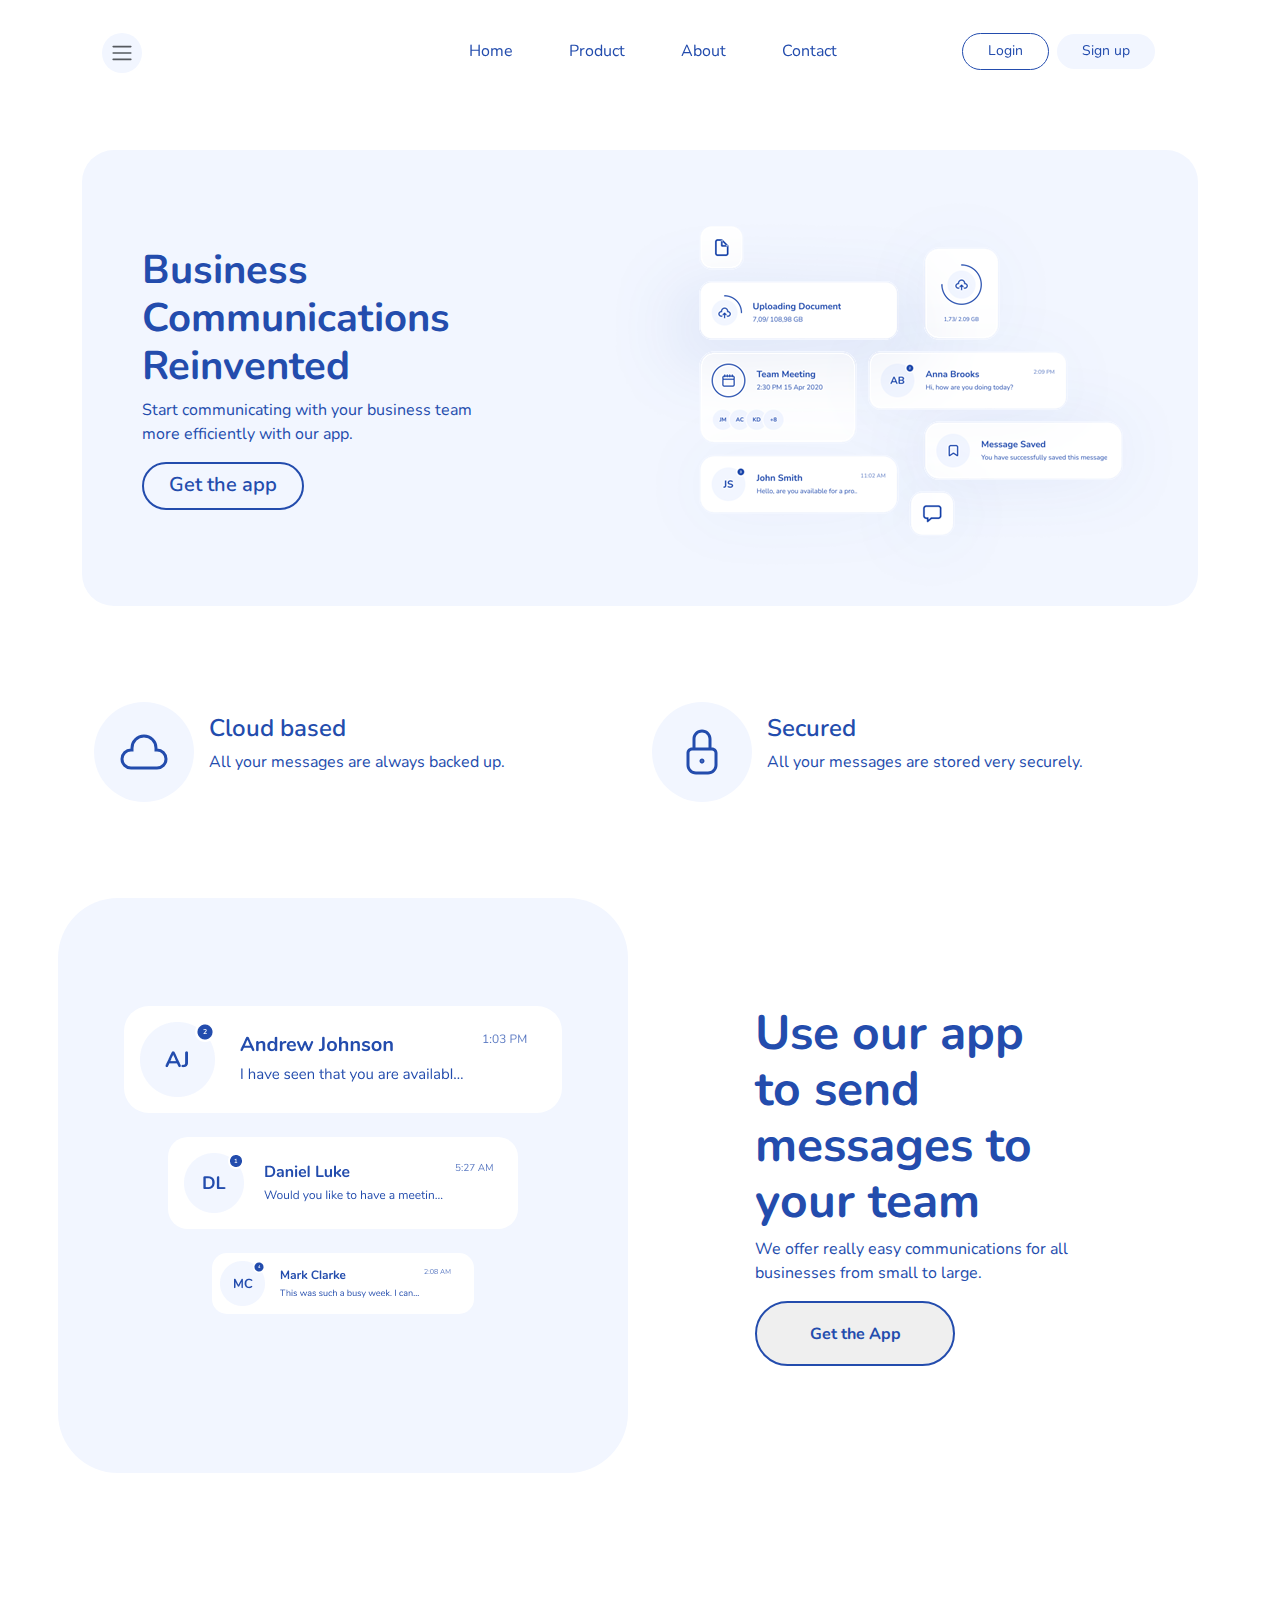
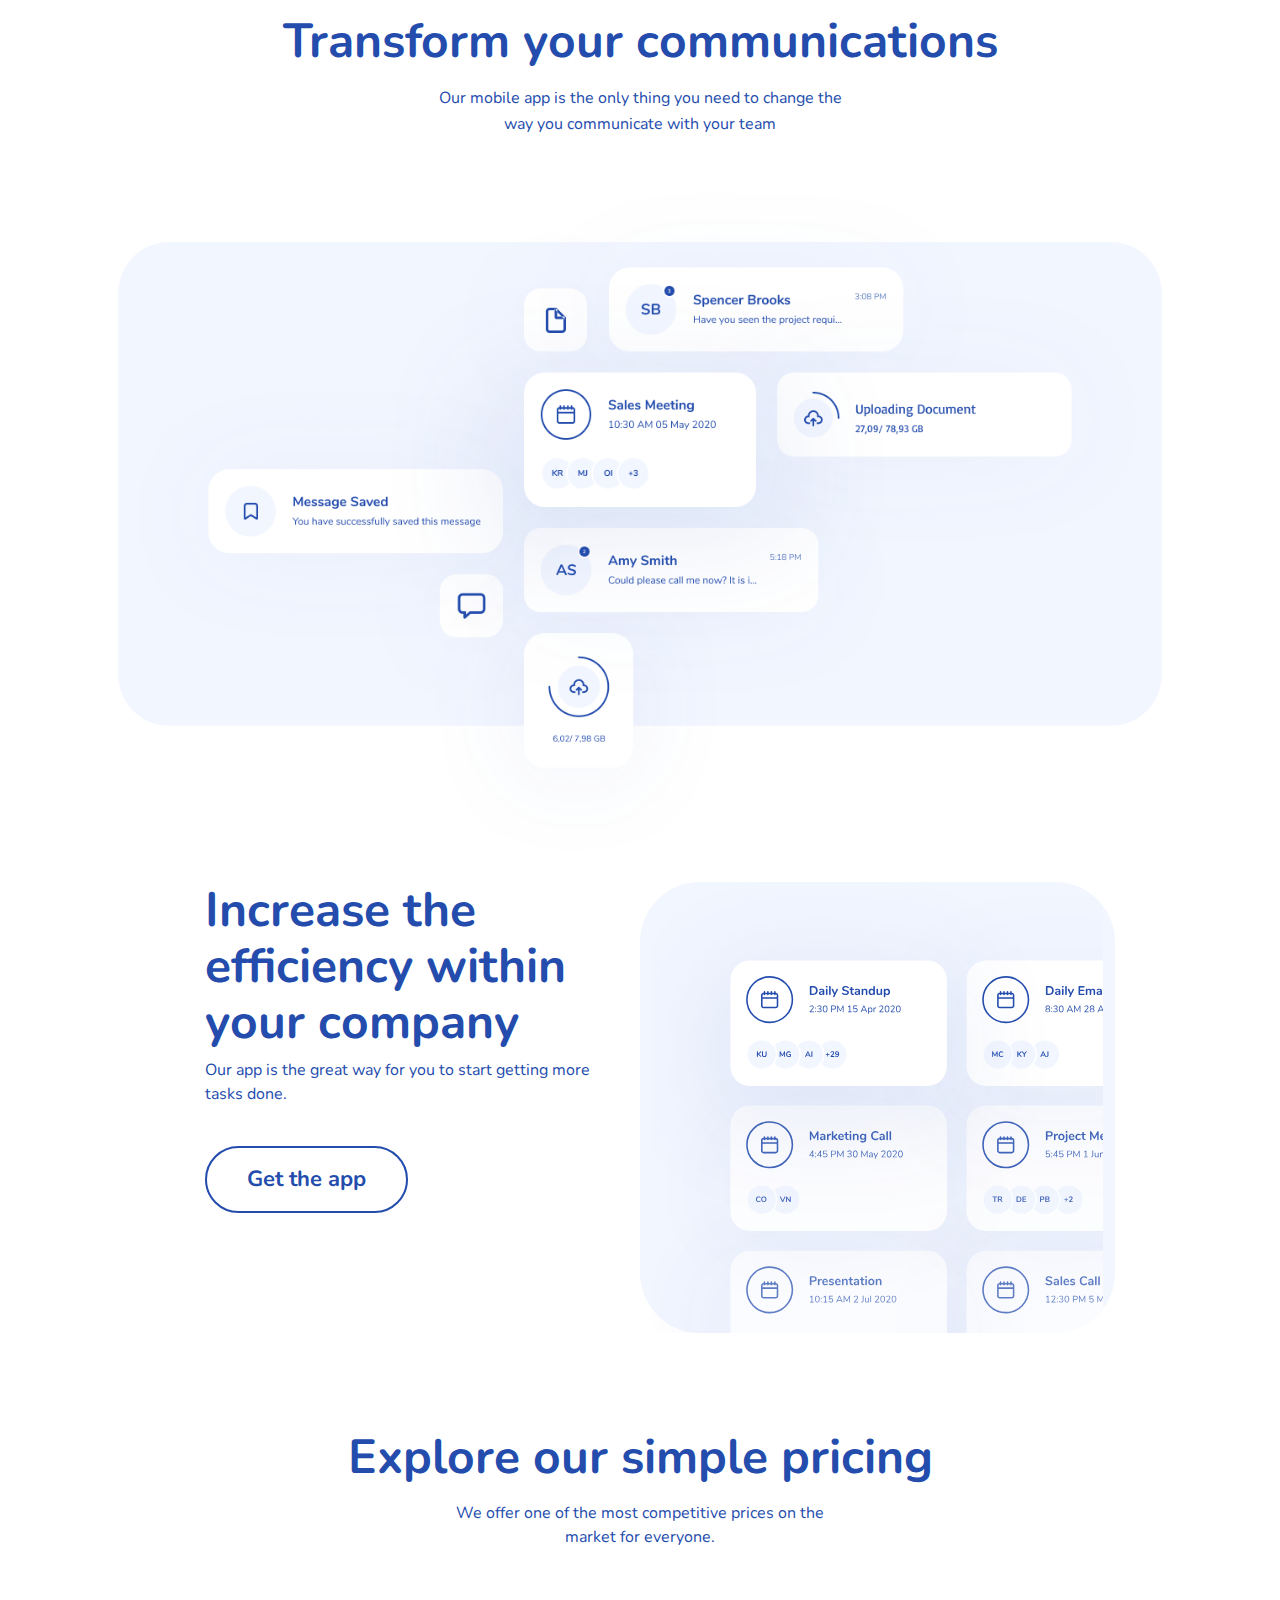
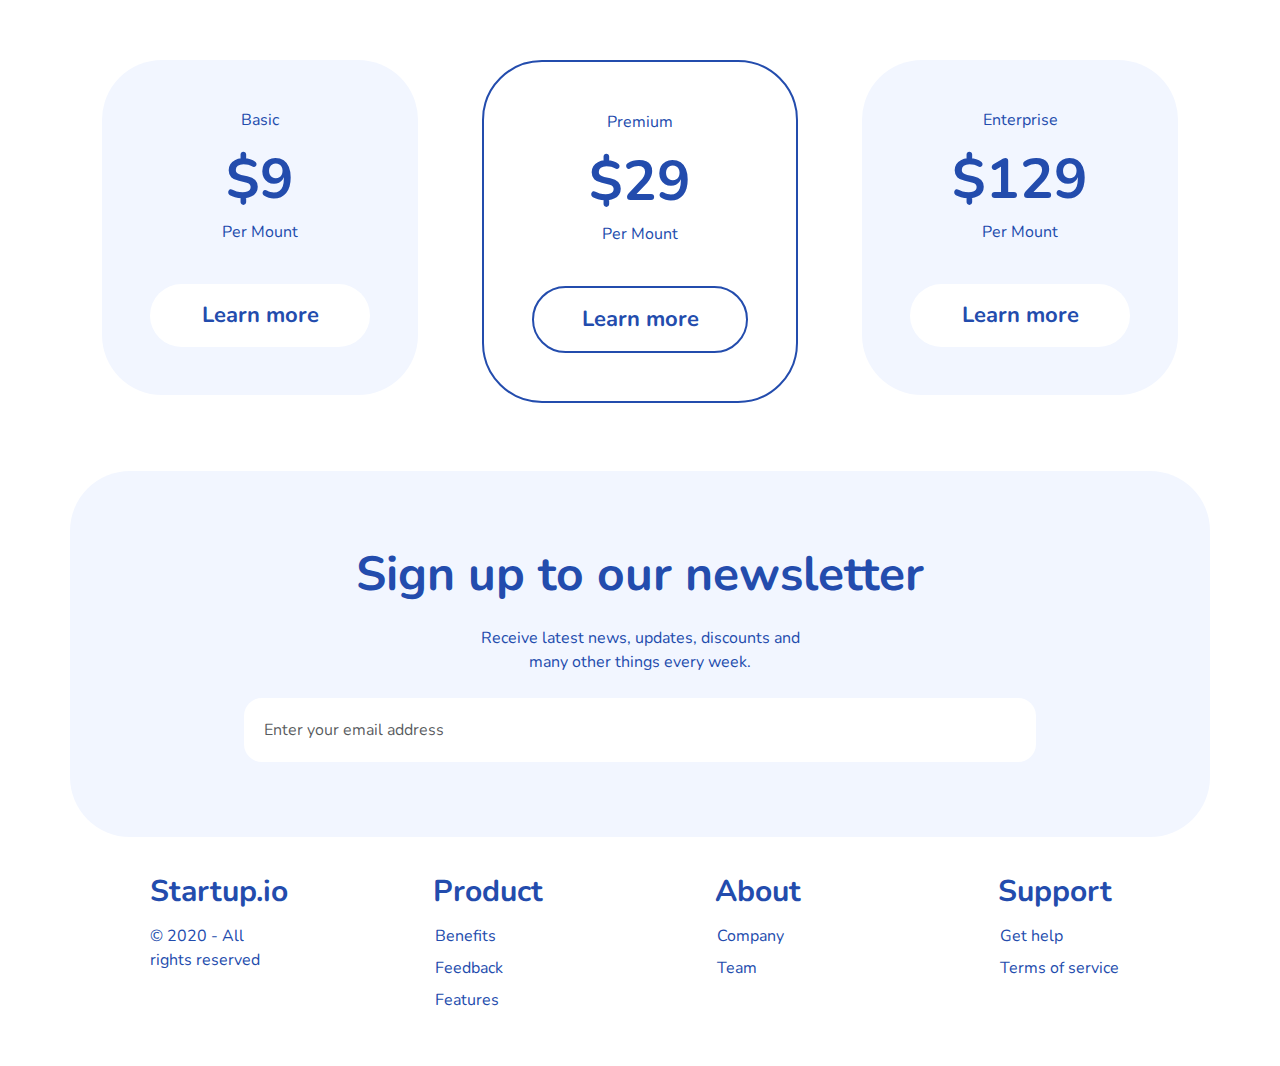
<file: index.html>
<!DOCTYPE html>
<html lang="en">
  <head>
    <meta charset="UTF-8" />
    <meta http-equiv="X-UA-Compatible" content="IE=edge" />
    <meta name="viewport" content="width=device-width, initial-scale=1.0" />
    <title>Final Project 2</title>
    <link rel="stylesheet" href="css/style.css" />
    <link rel="stylesheet" href="css/bootstrap.min.css" />
  </head>
  <body>
    <!-- section A  start-->
    <header class="container-fluid" id="scrool">
      <div class="container">
        <div
          class="navbar navbar-expand-lg d-flex align-items-center"
          aria-label="navbar"
        >
          <div class="col-4 pt-1">
            <button type="button" class="btn-menu collapse navbar-collapse">
              <span class="navbar-toggler-icon"></span>
            </button>
            <button
              class="btn-menu navbar-toggler"
              type="button"
              data-bs-toggle="collapse"
              data-bs-target="#navbar"
              aria-controls="navbar"
              aria-expanded="false"
              aria-label="Toggle navigation"
            >
              <span class="navbar-toggler-icon"></span>
            </button>
          </div>
          <div
            class="center-list col-4 text-center collapse navbar-collapse"
            id="navbar"
          >
            <ul class="menu-navbar navbar-nav me-auto mb-2 mb-md-0">
              <li class="nav-item">
                <a class="nav-link active" aria-current="page" href="#">Home</a>
              </li>
              <li class="nav-item">
                <a class="nav-link" href="#product">Product</a>
              </li>
              <li class="nav-item">
                <a class="nav-link" href="#about">About</a>
              </li>
              <li class="nav-item">
                <a class="nav-link" href="#contact">Contact</a>
              </li>
            </ul>

            <div
              class="col-4 d-flex justify-content-center align-items-center gap-2"
              id="button-log"
            >
              <button
                class="button btn btn-sm btn-outline-primary"
                id="but-login"
                href="#"
              >
                Login
              </button>
              <button
                class="button btn btn-sm btn-secondary"
                id="but-sign"
                href="#"
              >
                Sign up
              </button>
            </div>
          </div>
        </div>
      </div>
    </header>
    <div class="container">
      <div class="container-banner mt-5">
        <img class="float-end" src="asset/img/img1.png" alt="" />
        <div class="content-banner p-5 mb-4 bg-light rounded-5" id="div1">
          <div class="content container-fluid py-5">
            <h1 class="display-6 col-4 fw-bold">
              Business Communications Reinvented
            </h1>
            <p class="col-md-4 fs-6">
              Start communicating with your business team more efficiently with
              our app.
            </p>
            <button
              id="but-app"
              class="btn btn-outline-primary btn-lg fw-semibold border-2"
              type="button"
            >
              Get the app
            </button>
          </div>
        </div>

        <div class="container py-5 mt-5 mb-5">
          <div class="row">
            <div class="container-content col-12 col-lg-6 col-md-6 d-flex">
              <div class="icon-content">
                <svg
                  width="100"
                  height="100"
                  viewBox="0 0 100 100"
                  fill="none"
                  xmlns="http://www.w3.org/2000/svg"
                >
                  <circle cx="50" cy="50" r="50" fill="#F2F6FF" />
                  <path
                    fill-rule="evenodd"
                    clip-rule="evenodd"
                    d="M37 66H63C67.9706 66 72 61.9706 72 57C72 52.0294 67.9706 48 63 48H62V46C62 39.3726 56.6274 34 50 34C43.3726 34 38 39.3726 38 46V48H37C32.0294 48 28 52.0294 28 57C28 61.9706 32.0294 66 37 66Z"
                    stroke="#234CAD"
                    stroke-width="3"
                    stroke-linecap="round"
                  />
                </svg>
              </div>
              <div class="content">
                <h4 class="fw-semibold">Cloud based</h4>
                <p>All your messages are always backed up.</p>
              </div>
            </div>
            <div class="container-content col-12 col-lg-6 col-md-6 d-flex">
              <div class="icon-content">
                <svg
                  width="100"
                  height="100"
                  viewBox="0 0 100 100"
                  fill="none"
                  xmlns="http://www.w3.org/2000/svg"
                >
                  <circle cx="50" cy="50" r="50" fill="#F2F6FF" />
                  <path
                    d="M40.5 47C40.5 47.8284 41.1716 48.5 42 48.5C42.8284 48.5 43.5 47.8284 43.5 47H40.5ZM56.5 47C56.5 47.8284 57.1716 48.5 58 48.5C58.8284 48.5 59.5 47.8284 59.5 47H56.5ZM42 48.5C42.8284 48.5 43.5 47.8284 43.5 47C43.5 46.1716 42.8284 45.5 42 45.5V48.5ZM58 45.5C57.1716 45.5 56.5 46.1716 56.5 47C56.5 47.8284 57.1716 48.5 58 48.5V45.5ZM42 45.5C41.1716 45.5 40.5 46.1716 40.5 47C40.5 47.8284 41.1716 48.5 42 48.5V45.5ZM58 48.5C58.8284 48.5 59.5 47.8284 59.5 47C59.5 46.1716 58.8284 45.5 58 45.5V48.5ZM43.5 47V37H40.5V47H43.5ZM43.5 37C43.5 33.4101 46.4101 30.5 50 30.5V27.5C44.7533 27.5 40.5 31.7533 40.5 37H43.5ZM50 30.5C53.5898 30.5 56.5 33.4102 56.5 37H59.5C59.5 31.7533 55.2466 27.5 50 27.5V30.5ZM56.5 37V47H59.5V37H56.5ZM42 45.5H40V48.5H42V45.5ZM40 45.5C36.9624 45.5 34.5 47.9624 34.5 51H37.5C37.5 49.6192 38.6193 48.5 40 48.5V45.5ZM34.5 51V63H37.5V51H34.5ZM34.5 63C34.5 68.2466 38.7533 72.5 44 72.5V69.5C40.4102 69.5 37.5 66.5898 37.5 63H34.5ZM44 72.5H56V69.5H44V72.5ZM56 72.5C61.2466 72.5 65.5 68.2466 65.5 63H62.5C62.5 66.5898 59.5898 69.5 56 69.5V72.5ZM65.5 63V51H62.5V63H65.5ZM65.5 51C65.5 47.9624 63.0376 45.5 60 45.5V48.5C61.3808 48.5 62.5 49.6192 62.5 51H65.5ZM60 45.5H58V48.5H60V45.5ZM42 48.5H58V45.5H42V48.5ZM49.5 59C49.5 58.7239 49.7239 58.5 50 58.5V61.5C51.3807 61.5 52.5 60.3807 52.5 59H49.5ZM50 58.5C50.2761 58.5 50.5 58.7239 50.5 59H47.5C47.5 60.3807 48.6193 61.5 50 61.5V58.5ZM50.5 59C50.5 59.2761 50.2761 59.5 50 59.5V56.5C48.6193 56.5 47.5 57.6193 47.5 59H50.5ZM50 59.5C49.7239 59.5 49.5 59.2761 49.5 59H52.5C52.5 57.6193 51.3807 56.5 50 56.5V59.5Z"
                    fill="#234CAD"
                  />
                </svg>
              </div>

              <div class="content">
                <h4 class="fw-semibold">Secured</h4>
                <p>All your messages are stored very securely.</p>
              </div>
            </div>
          </div>
        </div>
      </div>
    </div>
    <!-- end-->

    <!-- section B  start-->
    <section class="product mt-4" id="product">
      <div class="container">
        <div class="row align-items-center">
          <div
            class="row align-items-center col-12 col-lg-6 col-md-12 card-product"
          >
            <div class="card-content">
              <div class="card1 mx-auto p-3 mb-4">
                <img src="asset/img/Card Content.png" alt="" />
              </div>
              <div class="card2 mx-auto p-3 mb-4">
                <img src="asset/img/Card Content2.png" alt="" />
              </div>
              <div class="card3 mx-auto p-2">
                <img src="asset/img/Card Content3.png" alt="" />
              </div>
            </div>
          </div>
          <div class="col-12 col-lg-6 col-md-12 content">
            <h2>Use our app to send messages to your team</h2>
            <p>
              We offer really easy communications for all businesses from small
              to large.
            </p>
            <button>Get the App</button>
          </div>
        </div>
      </div>
    </section>
    <section class="features">
      <div class="container">
        <div class="row mx-auto">
          <div class="col-12 text-center content">
            <h1>Transform your communications</h1>
            <p class="mx-auto mt-3">
              Our mobile app is the only thing you need to change the way you
              communicate with your team
            </p>
          </div>
          <div class="col-12 card-features">
            <img src="asset/img/feuatures.png" class="img-fluid" alt="" />
          </div>
        </div>
      </div>
    </section>
    <!-- end-->

    <!-- section C  start-->
    <section class="about" id="about">
      <div class="container">
        <div
          class="row d-flex flex-lg-row flex-column-reverse align-content-center justify-content-center"
        >
          <div class="col-lg-5 col-12 content">
            <h1>Increase the efficiency within your company</h1>
            <p class="mt-2">
              Our app is the great way for you to start getting more tasks done.
            </p>
            <button class="btn-border me-3 mt-4">Get the app</button>
          </div>
          <div class="col-lg-5 col-12 mb-5 mb-0 img-card">
            <img src="asset/img/about.svg" class="img-fluid" alt="" />
          </div>
        </div>
      </div>
    </section>
    <section class="pricing mt-5">
      <div class="container">
        <div class="row">
          <div class="col-12 content text-center">
            <h1>Explore our simple pricing</h1>
            <p class="mt-3">
              We offer one of the most competitive prices on the <br />
              market for everyone.
            </p>
          </div>
          <div class="col-md-12 col-lg-4">
            <div class="card no-border text-center p-5">
              <span>Basic</span>
              <h2 class="mt-4">$9</h2>
              <p class="mt-2">Per Mount</p>
              <button class="mt-4" type="submit">Learn more</button>
            </div>
          </div>
          <div class="col-md-12 col-lg-4">
            <div class="card card-mid text-center p-5">
              <span>Premium</span>
              <h2 class="mt-4">$29</h2>
              <p class="mt-2">Per Mount</p>
              <button class="mt-4" type="submit">Learn more</button>
            </div>
          </div>
          <div class="col-md-12 col-lg-4">
            <div class="card no-border text-center p-5">
              <span>Enterprise</span>
              <h2 class="mt-4">$129</h2>
              <p class="mt-2">Per Mount</p>
              <button class="mt-4" type="submit">Learn more</button>
            </div>
          </div>
        </div>
      </div>
    </section>
    <!-- end-->

    <!-- section D  start-->
    <section class="contact mt-5" id="contact">
      <div class="container">
        <div class="row">
          <div class="col-12 text-center content-contact">
            <h1>Sign up to our newsletter</h1>
            <p class="mt-4">
              Receive latest news, updates, discounts and <br />
              many other things every week.
            </p>
            <div class="input-container">
              <input
                class="form-control mt-4"
                type="text"
                placeholder="Enter your email address"
              />
            </div>
          </div>
        </div>
      </div>
    </section>
    <!-- end-->
    <footer>
      <div class="container">
        <div
          class="row d-flex row-cols-lg-4 row-cols-md-2 text-md-start text-center row-cols-1 justify-content-center"
        >
          <div class="col content">
            <h3>Startup.io</h3>
            <p>© 2020 - All rights reserved</p>
          </div>
          <div class="col content">
            <h3>Product</h3>
            <ul>
              <li>
                <a href="#"> Benefits</a>
              </li>
              <li>
                <a href="#">Feedback</a>
              </li>
              <li>
                <a href="#">Features</a>
              </li>
            </ul>
          </div>
          <div class="col content">
            <h3>About</h3>
            <ul>
              <li>
                <a href="#">Company</a>
              </li>
              <li>
                <a href="#">Team</a>
              </li>
            </ul>
          </div>
          <div class="col content">
            <h3>Support</h3>
            <ul>
              <li>
                <a href="#">Get help</a>
              </li>
              <li>
                <a href="#">Terms of service</a>
              </li>
            </ul>
          </div>
        </div>
      </div>
    </footer>
    <script src="js/bootstrap.bundle.min.js"></script>
    <script src="js/script.js"></script>
  </body>
</html>
</file>
<file: css/style.css>
@import url("https://fonts.googleapis.com/css2?family=Nunito&display=swap");
* {
  margin: 0;
  padding: 0;
  box-sizing: border-box;
  font-family: "nunito", sans-serif;
  color: #234cad;
}
.navbar {
  margin: 20px;
}
header {
  width: 100%;
  border: 1px solid transparent;
  text-align: center;
  position: sticky;
  top: 0;
  z-index: 1;
}
.menu-navbar > li > a {
  color: #234cad !important;
}
.menu-navbar > li {
  padding-right: 40px;
}

#button-log .button {
  border-radius: 40px !important;
  padding: 6px 25px 8px 25px !important;
}

#but-login {
  color: #234cad;
  border-color: #234cad;
}

#but-login:hover {
  background-color: #e7ebf4;
}

#but-sign {
  color: #234cad;
  background-color: #f2f6ff;
  border: none;
}

#but-sign:hover {
  background-color: #e7ebf4;
}

#but-app {
  border-radius: 40px !important;
  padding: 6px 25px 8px 25px !important;
  color: #234cad;
  border-color: #234cad;
}

#but-app:hover {
  background-color: #e7ebf4;
}

.btn-menu {
  background-color: #f2f6ff;
  border-radius: 50%;
  border: none;
  padding: 8px;
}

.btn-menu > span {
  color: #234cad !important;
}

#div1 {
  background-color: #f2f6ff !important;
}
.container-content .content {
  margin-left: 15px;
  display: flex;
  flex-direction: column;
  justify-content: center;
}
.card-product{
  border-radius: 60px;
  background: #f2f6ff;
  width: 575px;
  height: 575px;
}
.card-content {
  width: 538px;
  height: 360px;
}
.card1 {
  width: 438px;
  border-radius: 25px;
  background-color: #ffffff;
}
.card2 {
  width: 350px;
  border-radius: 20px;
  background-color: #ffffff;
}
.card3 {
  width: 262px;
  border-radius: 15px;
  background-color: #ffffff;
}
.product .content h2 {
  font-size: 48px;
  font-weight: 700;
  line-height: 56px;
}
.product .content {
  width: 340px;
  margin-left: 200px;
}
.product button {
  height: 65px;
  width: 200px;
  border-radius: 32.5px;
  border: 2px solid #234cad;
  font-weight: 700;
}

.features {
  margin-top: 140px;
}
.features .content h1 {
  font-size: 48px;
  font-weight: 700;
  line-height: 56px;
}
.features .content p {
  width: 425px;
  height: 52px;
  font-size: 16px;
  font-weight: 400;
  line-height: 26px;
}


.about .img-card {
  background-color: #f2f6ff;
  border-radius: 60px;
}

.about .content {
  padding: 0 40px;
}

.about .content h1 {
  font-weight: 700;
  font-size: 48px;
  line-height: 56px;
}
.pricing .content {
  margin-bottom: 75px;
}

.pricing .span {
  font-weight: 400;
  font-size: 25px;
  line-height: 40px;
}
.pricing .content h1 {
  font-weight: 700;
  font-size: 48px;
  line-height: 56px;
}
.pricing .card {
  margin: 20px;
 
}
.pricing h2 {
  font-weight: 700;
  font-size: 56px;
  line-height: 48px;
  color:#234cad;
}



.pricing .no-border {
  border: none;
  background-color: #f2f6ff;
  border-radius: 60px;
}

.pricing .card-mid {
  border: 2px solid #234cad;
  background-color: #ffffff;
  border-radius: 60px;
}

.pricing .card-mid button ,.about button {
  border: 2px solid #234cad;
  border-radius: 35px;
  background-color: transparent;
  padding: 15px 40px;
  font-size: 22px;
  font-weight: 700;
}

.pricing .no-border button {
  border: none;
  border-radius: 35px;
  background-color: #ffff;
  padding: 15px 40px;
  font-size: 22px;
  font-weight: 700;
}
.contact .content-contact {
  background-color: #f2f6ff;
  border-radius: 60px;
  padding: 75px;
}
.contact .content-contact input {
  border: none;
  padding: 20px;
  border-radius: 18px;
}
.input-container{
  width: 80%;
  margin: 0 auto;
}
.contact .content-contact h1 {
  font-weight: 700;
  font-size: 48px;
  line-height: 56px;
}
footer {
  padding: 30px 75px;
}
footer h3 {
  font-weight: 700;
  font-size: 30px;
  line-height: 49px;
}
footer .content {
  padding: 0 75px;
}
footer a {
  text-decoration: none;
  color: #234cad;
}

footer li {
  list-style-type: none;
  margin-left: -30px;
  padding-bottom: 8px;
}


@media screen and (max-width: 500px){
  .card-content,.card1, .product,.card-product img, .features  .card-features img,.input-container{
  width: 100%;
  }
  .card2{
    width: 90%;
  }
  .card3{
    width: 80%;
  }
  .features .content p{
    width: 100%;
    height: 100%;
  }
  .features .content h1{
  font-size: 2.5em;
  }

}

@media screen and (max-width: 1000px) {
  .product .row {
    margin: 0 auto;
  }
  .product .content {
    margin: 20px auto;
  }
  .features {
    margin-top: 80px;
  }
  .content-banner .content {
    text-align: center;
  }
  .content-banner .content h1,
  .content p,
  .container-banner img {
    width: 100%;
  }
  .container-content {
    flex-direction: column;
    align-items: center;
    margin-bottom: 15px;
  }
  .container-content .content {
    text-align: center;
    margin-top: 10px;
  }
}
@media screen and (min-width: 1000px) {
  .product .content {
    margin: 20px auto;
  }
}
</file>
